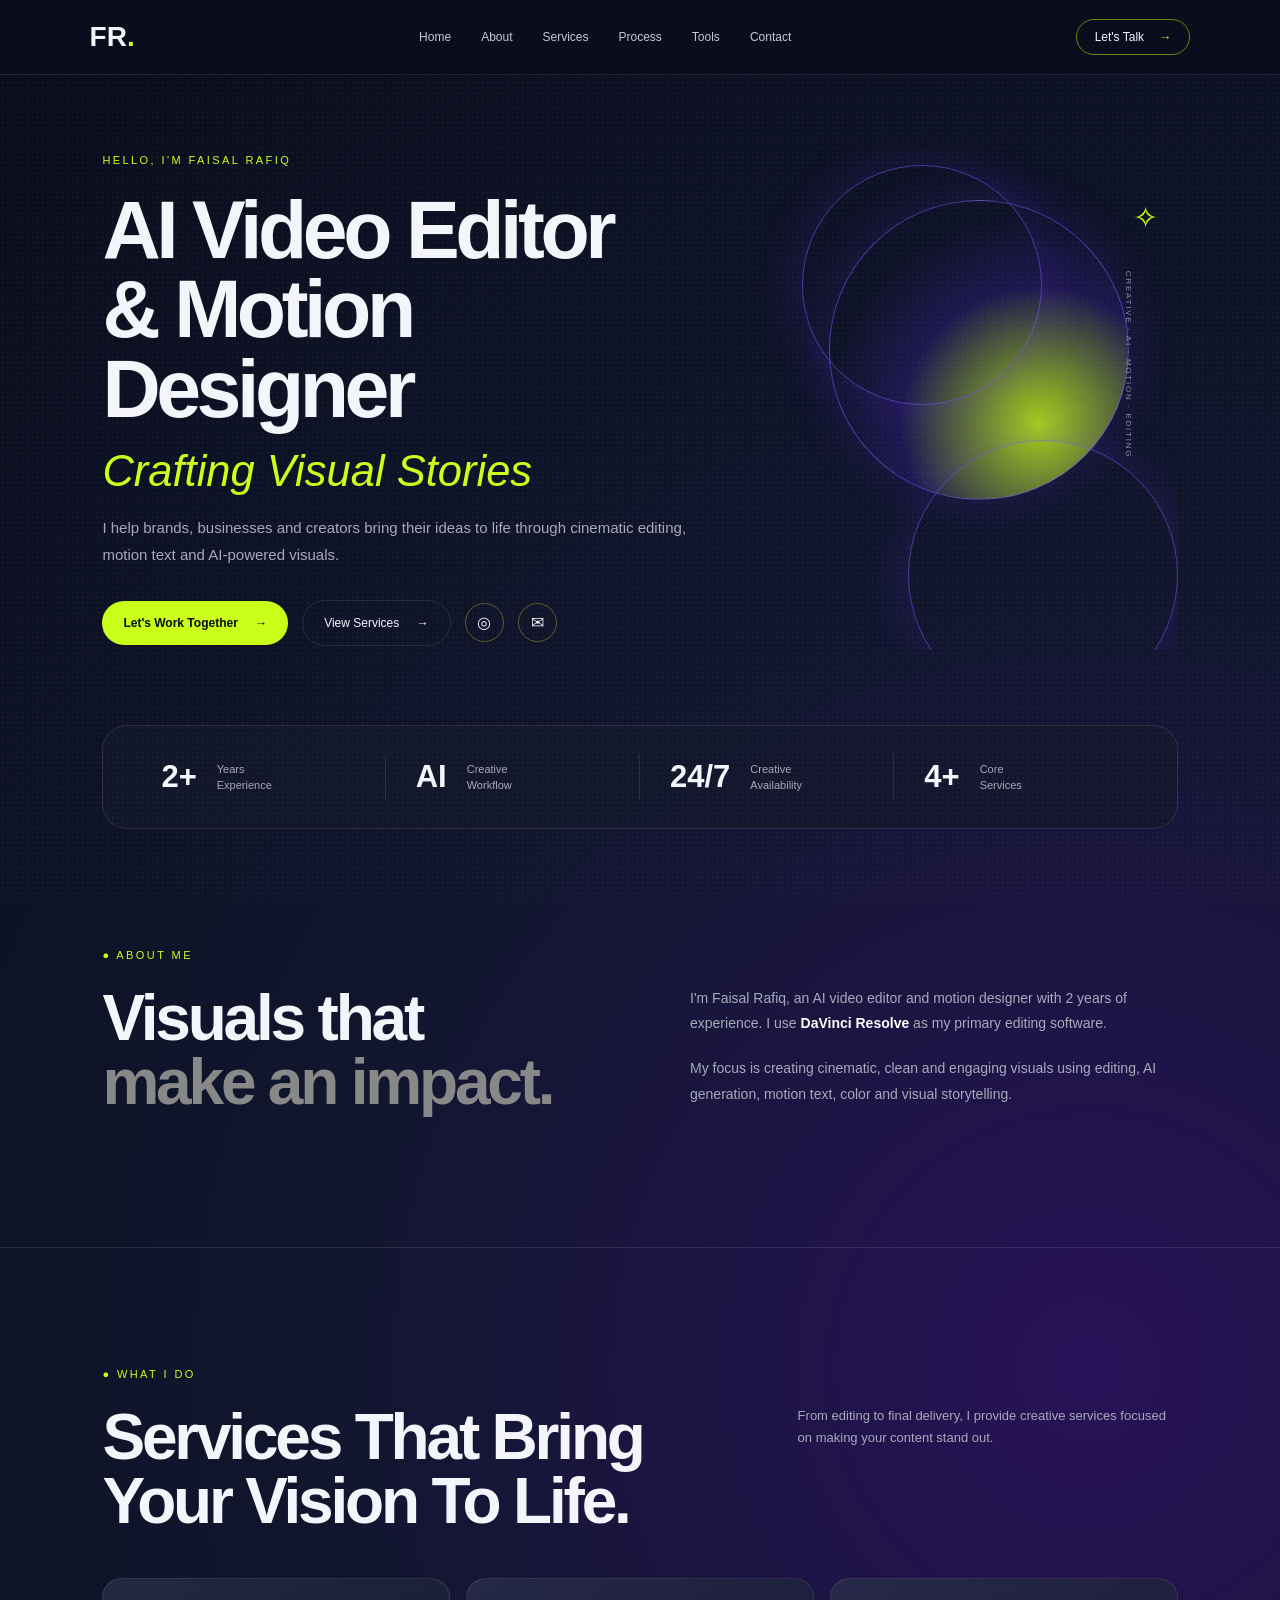
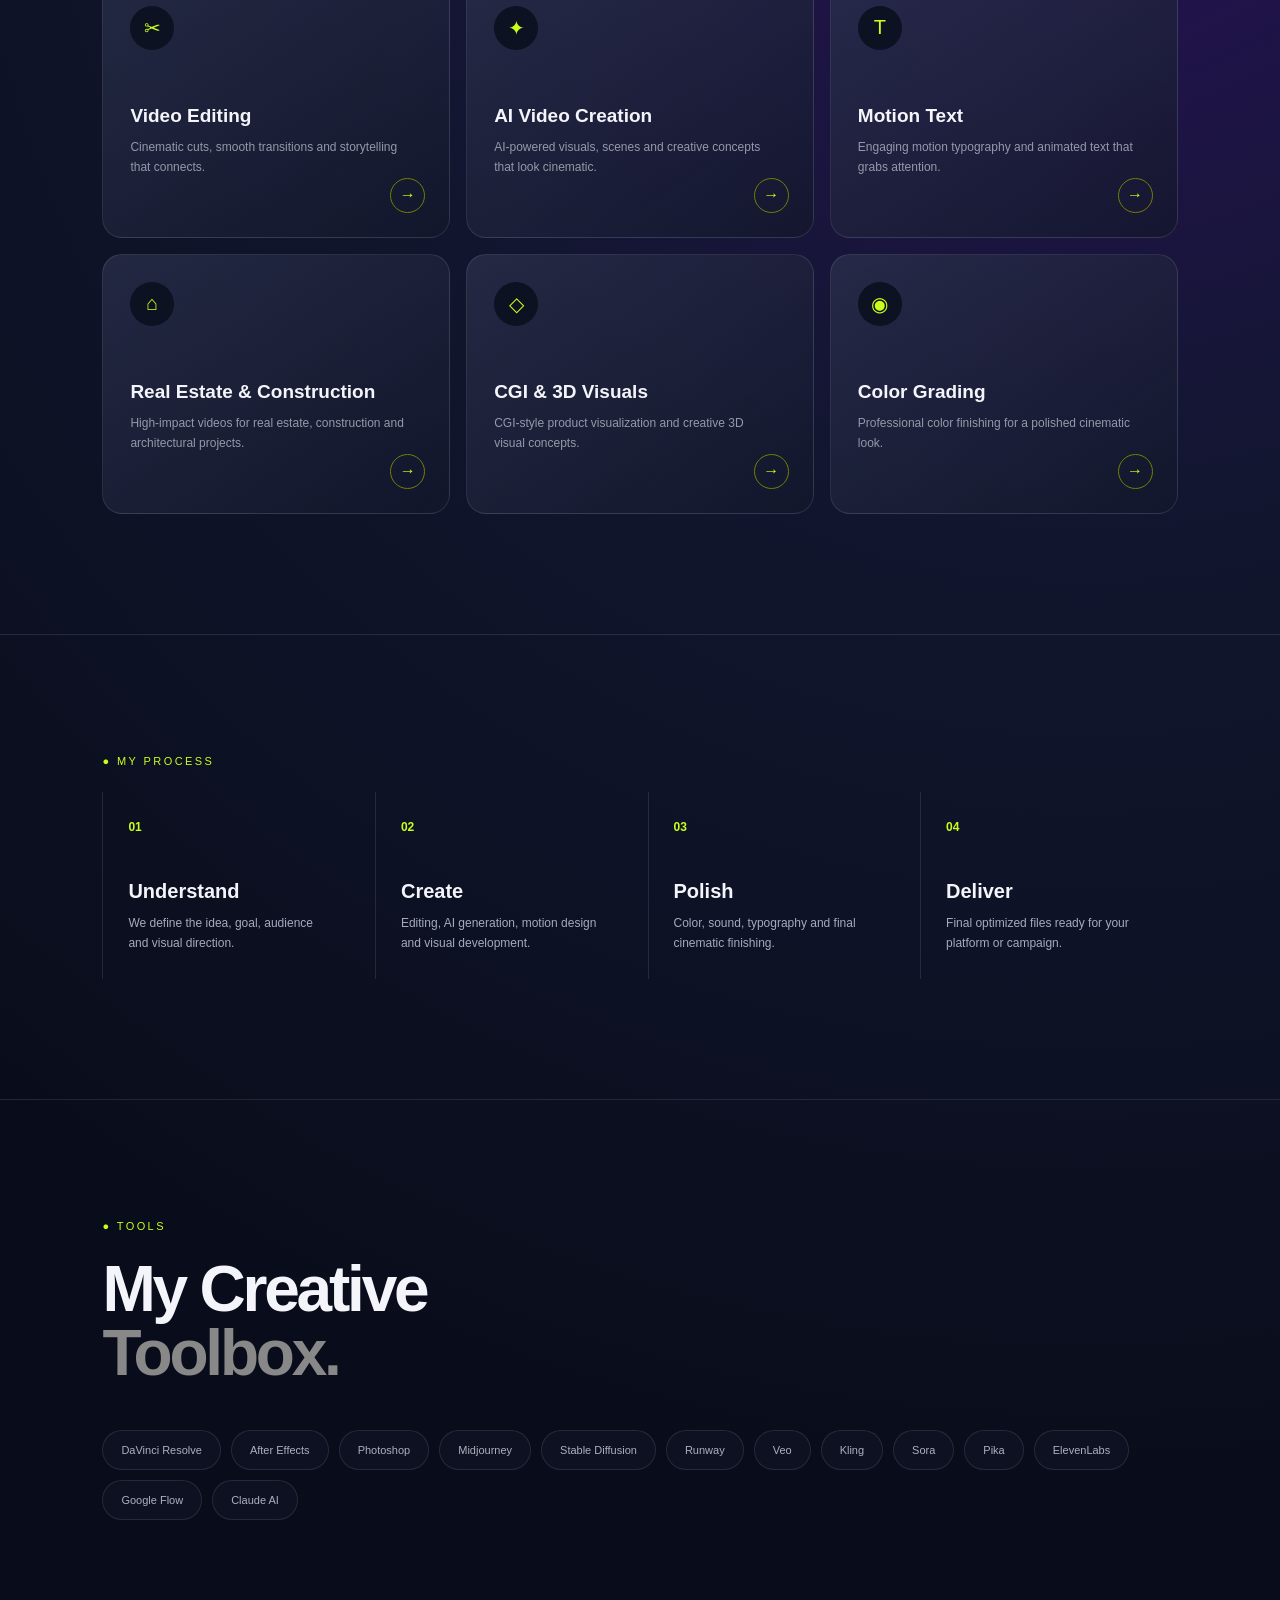
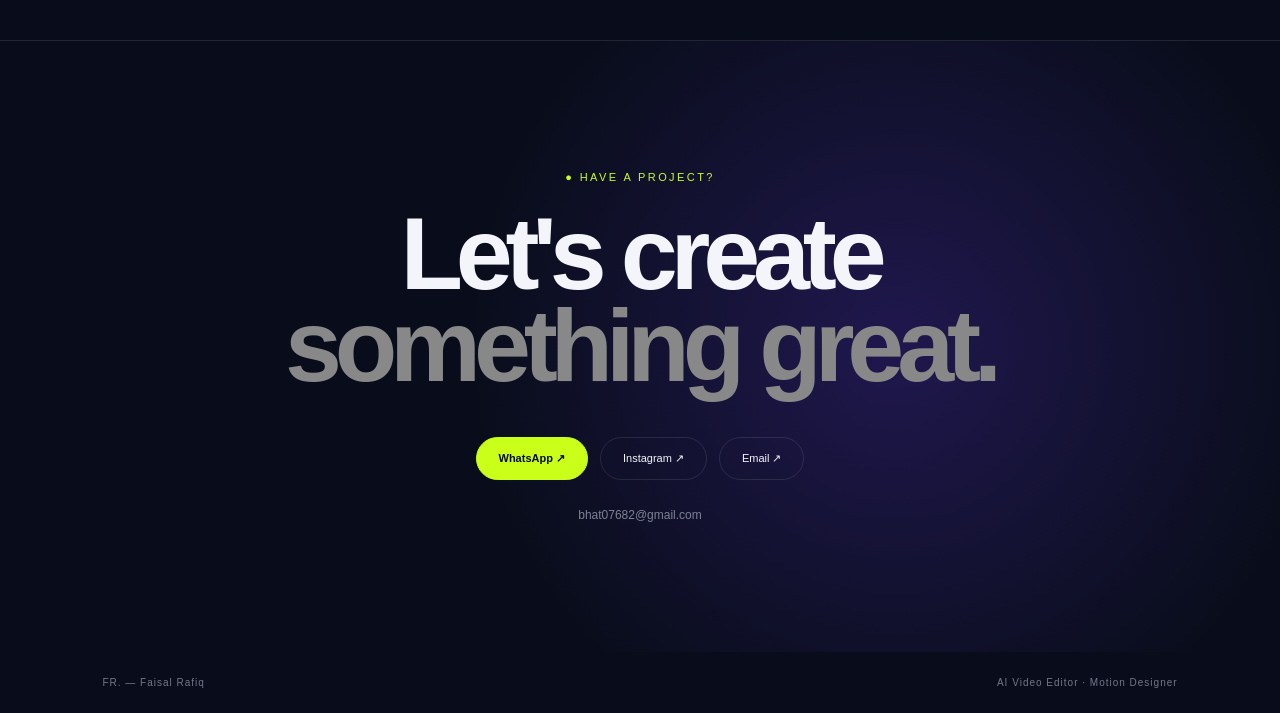
<file: index-fixed.html>
<!DOCTYPE html>
<html lang="en">
<head>
<meta charset="UTF-8">
<meta name="viewport" content="width=device-width, initial-scale=1.0">
<title>Faisal Rafiq — AI Video Editor</title>
<link rel="stylesheet" href="style.css">
</head>
<body>

<header class="nav">
  <a class="logo" href="index.html">FR<span>.</span></a>
  <nav>
    <a href="#home">Home</a>
    <a href="#about">About</a>
    <a href="#services">Services</a>
    <a href="#process">Process</a>
    <a href="#tools">Tools</a>
    <a href="#contact">Contact</a>
  </nav>
  <a class="talk" href="https://wa.me/916006596790" target="_blank" rel="noopener noreferrer">Let's Talk <span>→</span></a>
</header>

<main>
<section class="hero" id="home">
  <div class="hero-copy">
    <div class="eyebrow">HELLO, I'M FAISAL RAFIQ</div>
    <h1>AI Video Editor<br>&amp; Motion Designer</h1>
    <h2>Crafting Visual Stories</h2>
    <p>I help brands, businesses and creators bring their ideas to life through cinematic editing, motion text and AI-powered visuals.</p>
    <div class="actions">
      <a class="primary" href="https://wa.me/916006596790" target="_blank" rel="noopener noreferrer">Let's Work Together <span>→</span></a>
      <a class="secondary" href="#services">View Services <span>→</span></a>
      <a class="circle" href="https://www.instagram.com/the_cineforge_ai/" target="_blank" rel="noopener noreferrer">◎</a>
      <a class="circle" href="mailto:bhat07682@gmail.com">✉</a>
    </div>
  </div>
  <div class="abstract">
    <div class="orb orb1"></div><div class="orb orb2"></div><div class="orb orb3"></div>
    <div class="star">✧</div>
    <div class="side-text">CREATIVE · AI · MOTION · EDITING</div>
  </div>
</section>

<section class="stats">
  <div><b>2+</b><span>Years<br>Experience</span></div>
  <div><b>AI</b><span>Creative<br>Workflow</span></div>
  <div><b>24/7</b><span>Creative<br>Availability</span></div>
  <div><b>4+</b><span>Core<br>Services</span></div>
</section>

<section class="section" id="about">
  <div class="eyebrow">● ABOUT ME</div>
  <div class="two-col">
    <h2>Visuals that<br><em>make an impact.</em></h2>
    <div class="text">
      <p>I'm Faisal Rafiq, an AI video editor and motion designer with 2 years of experience. I use <strong>DaVinci Resolve</strong> as my primary editing software.</p>
      <p>My focus is creating cinematic, clean and engaging visuals using editing, AI generation, motion text, color and visual storytelling.</p>
    </div>
  </div>
</section>

<section class="section" id="services">
  <div class="eyebrow">● WHAT I DO</div>
  <div class="section-heading">
    <h2>Services That Bring<br>Your Vision To Life.</h2>
    <p>From editing to final delivery, I provide creative services focused on making your content stand out.</p>
  </div>

  <div class="cards">
    <a class="card" href="service-editing.html"><i>✂</i><h3>Video Editing</h3><p>Cinematic cuts, smooth transitions and storytelling that connects.</p><span>→</span></a>
    <a class="card" href="service-ai.html"><i>✦</i><h3>AI Video Creation</h3><p>AI-powered visuals, scenes and creative concepts that look cinematic.</p><span>→</span></a>
    <a class="card" href="service-motion.html"><i>T</i><h3>Motion Text</h3><p>Engaging motion typography and animated text that grabs attention.</p><span>→</span></a>
    <a class="card" href="service-realestate.html"><i>⌂</i><h3>Real Estate &amp; Construction</h3><p>High-impact videos for real estate, construction and architectural projects.</p><span>→</span></a>
    <a class="card" href="service-cgi.html"><i>◇</i><h3>CGI &amp; 3D Visuals</h3><p>CGI-style product visualization and creative 3D visual concepts.</p><span>→</span></a>
    <a class="card" href="service-color.html"><i>◉</i><h3>Color Grading</h3><p>Professional color finishing for a polished cinematic look.</p><span>→</span></a>
  </div>
</section>

<section class="section" id="process">
  <div class="eyebrow">● MY PROCESS</div>
  <div class="process">
    <div><b>01</b><h3>Understand</h3><p>We define the idea, goal, audience and visual direction.</p></div>
    <div><b>02</b><h3>Create</h3><p>Editing, AI generation, motion design and visual development.</p></div>
    <div><b>03</b><h3>Polish</h3><p>Color, sound, typography and final cinematic finishing.</p></div>
    <div><b>04</b><h3>Deliver</h3><p>Final optimized files ready for your platform or campaign.</p></div>
  </div>
</section>

<section class="section" id="tools">
  <div class="eyebrow">● TOOLS</div>
  <h2>My Creative<br><em>Toolbox.</em></h2>
  <div class="tools">
    <span>DaVinci Resolve</span><span>After Effects</span><span>Photoshop</span>
    <span>Midjourney</span><span>Stable Diffusion</span><span>Runway</span>
    <span>Veo</span><span>Kling</span><span>Sora</span><span>Pika</span>
    <span>ElevenLabs</span><span>Google Flow</span><span>Claude AI</span>
  </div>
</section>

<section class="contact" id="contact">
  <div class="eyebrow">● HAVE A PROJECT?</div>
  <h2>Let's create<br><em>something great.</em></h2>
  <div class="contact-buttons">
    <a href="https://wa.me/916006596790" target="_blank" rel="noopener noreferrer">WhatsApp ↗</a>
    <a href="https://www.instagram.com/the_cineforge_ai/" target="_blank" rel="noopener noreferrer">Instagram ↗</a>
    <a href="mailto:bhat07682@gmail.com">Email ↗</a>
  </div>
  <p class="email">bhat07682@gmail.com</p>
</section>
</main>

<footer><span>FR. — Faisal Rafiq</span><span>AI Video Editor · Motion Designer</span></footer>
<script src="script.js"></script>
</body>
</html>
</file>
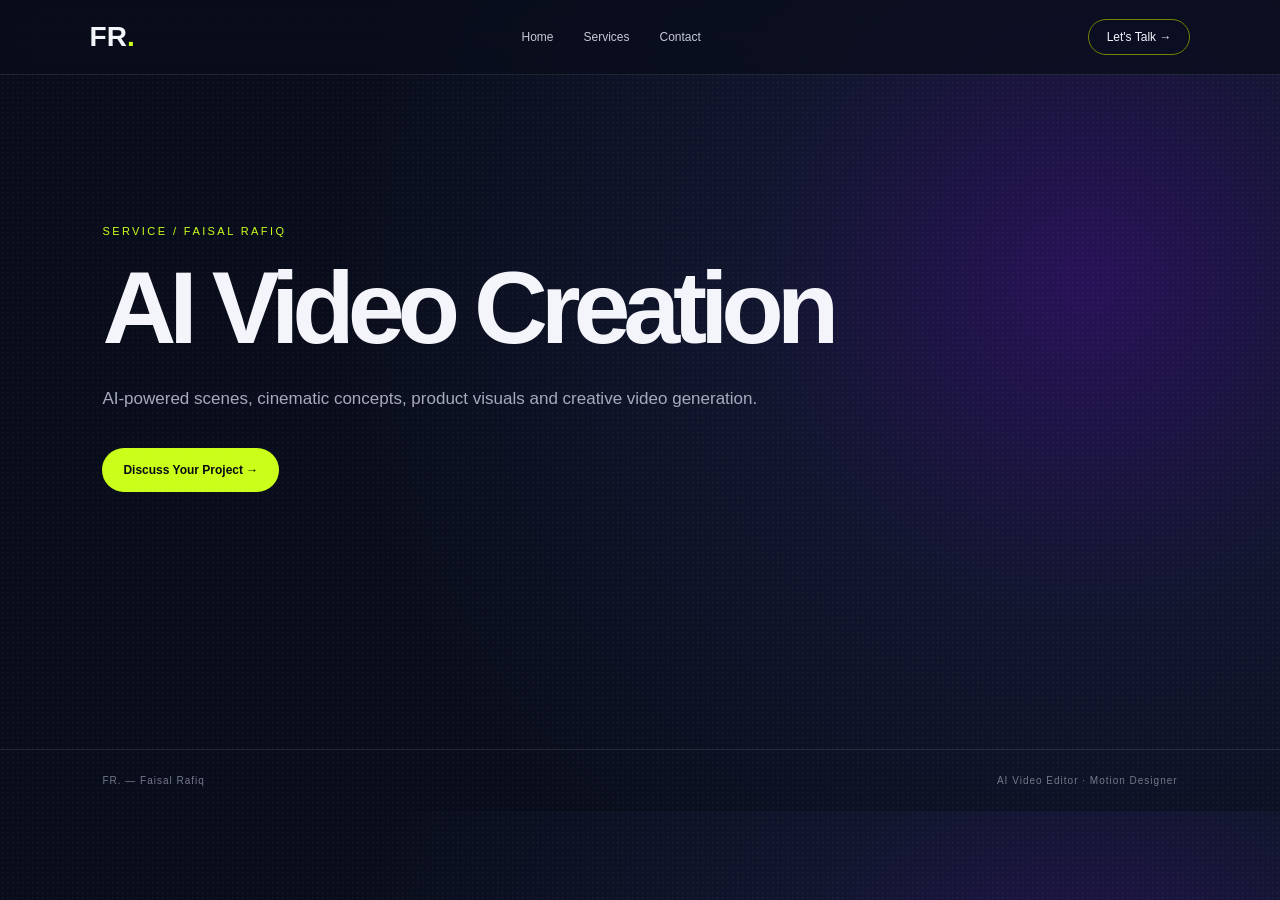
<file: service-ai.html>
<!DOCTYPE html><html lang="en"><head><meta charset="UTF-8"><meta name="viewport" content="width=device-width,initial-scale=1.0"><title>AI Video Creation — Faisal Rafiq</title><link rel="stylesheet" href="style.css"></head><body>
<header class="nav"><a class="logo" href="index.html">FR<span>.</span></a><nav><a href="index.html">Home</a><a href="index.html#services">Services</a><a href="index.html#contact">Contact</a></nav><a class="talk" href="https://wa.me/916006596790">Let's Talk →</a></header>
<section class="section" style="min-height:75vh;padding-top:150px"><div class="eyebrow">SERVICE / FAISAL RAFIQ</div><h1 style="font-size:clamp(55px,8vw,120px);line-height:.9;letter-spacing:-.07em">AI Video Creation</h1><p style="max-width:700px;color:var(--muted);font-size:17px;line-height:1.8;margin-top:30px">AI-powered scenes, cinematic concepts, product visuals and creative video generation.</p><div style="margin-top:45px"><a class="primary" href="https://wa.me/916006596790">Discuss Your Project →</a></div></section>
<footer><span>FR. — Faisal Rafiq</span><span>AI Video Editor · Motion Designer</span></footer></body></html>
</file>
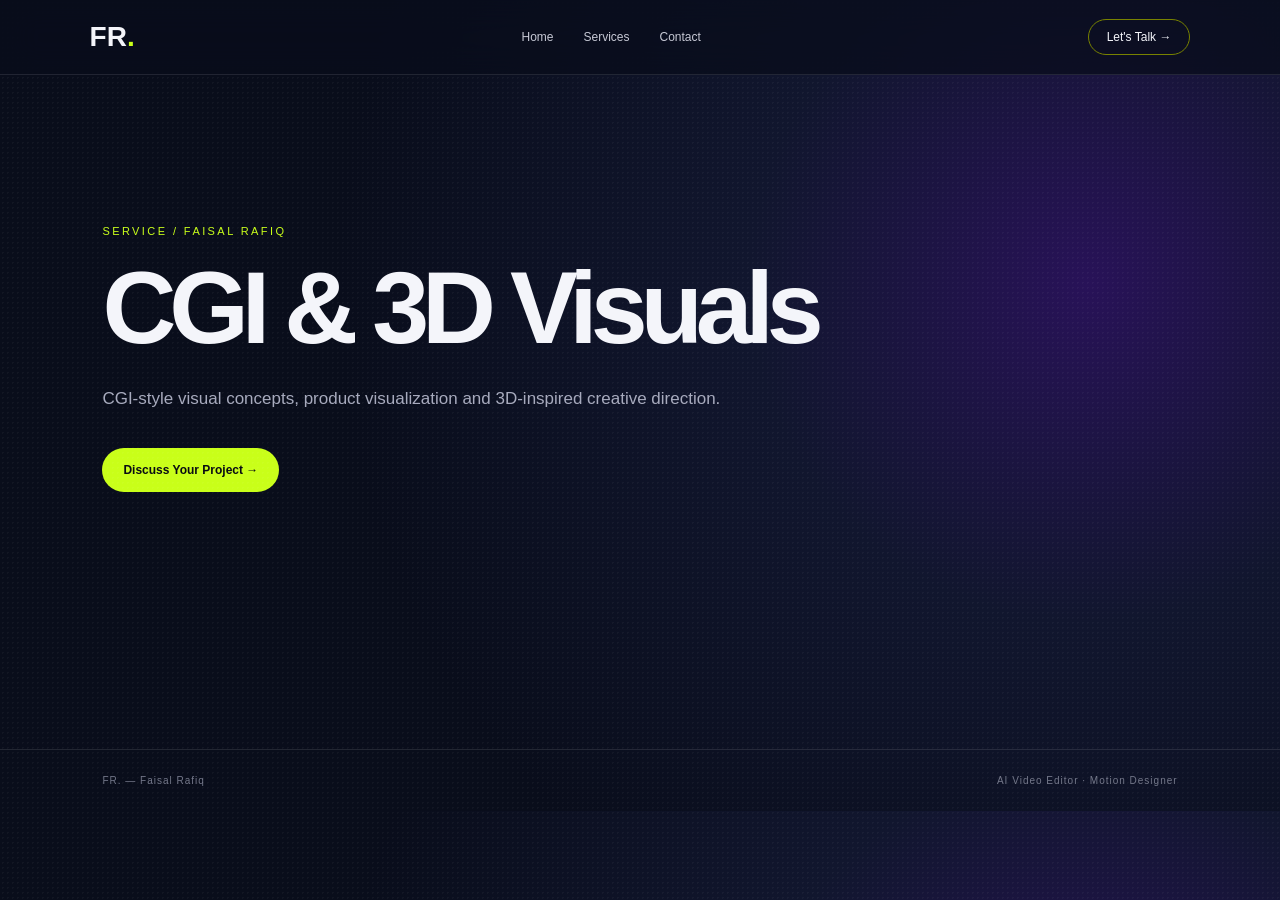
<file: service-cgi.html>
<!DOCTYPE html><html lang="en"><head><meta charset="UTF-8"><meta name="viewport" content="width=device-width,initial-scale=1.0"><title>CGI & 3D Visuals — Faisal Rafiq</title><link rel="stylesheet" href="style.css"></head><body>
<header class="nav"><a class="logo" href="index.html">FR<span>.</span></a><nav><a href="index.html">Home</a><a href="index.html#services">Services</a><a href="index.html#contact">Contact</a></nav><a class="talk" href="https://wa.me/916006596790">Let's Talk →</a></header>
<section class="section" style="min-height:75vh;padding-top:150px"><div class="eyebrow">SERVICE / FAISAL RAFIQ</div><h1 style="font-size:clamp(55px,8vw,120px);line-height:.9;letter-spacing:-.07em">CGI & 3D Visuals</h1><p style="max-width:700px;color:var(--muted);font-size:17px;line-height:1.8;margin-top:30px">CGI-style visual concepts, product visualization and 3D-inspired creative direction.</p><div style="margin-top:45px"><a class="primary" href="https://wa.me/916006596790">Discuss Your Project →</a></div></section>
<footer><span>FR. — Faisal Rafiq</span><span>AI Video Editor · Motion Designer</span></footer></body></html>
</file>
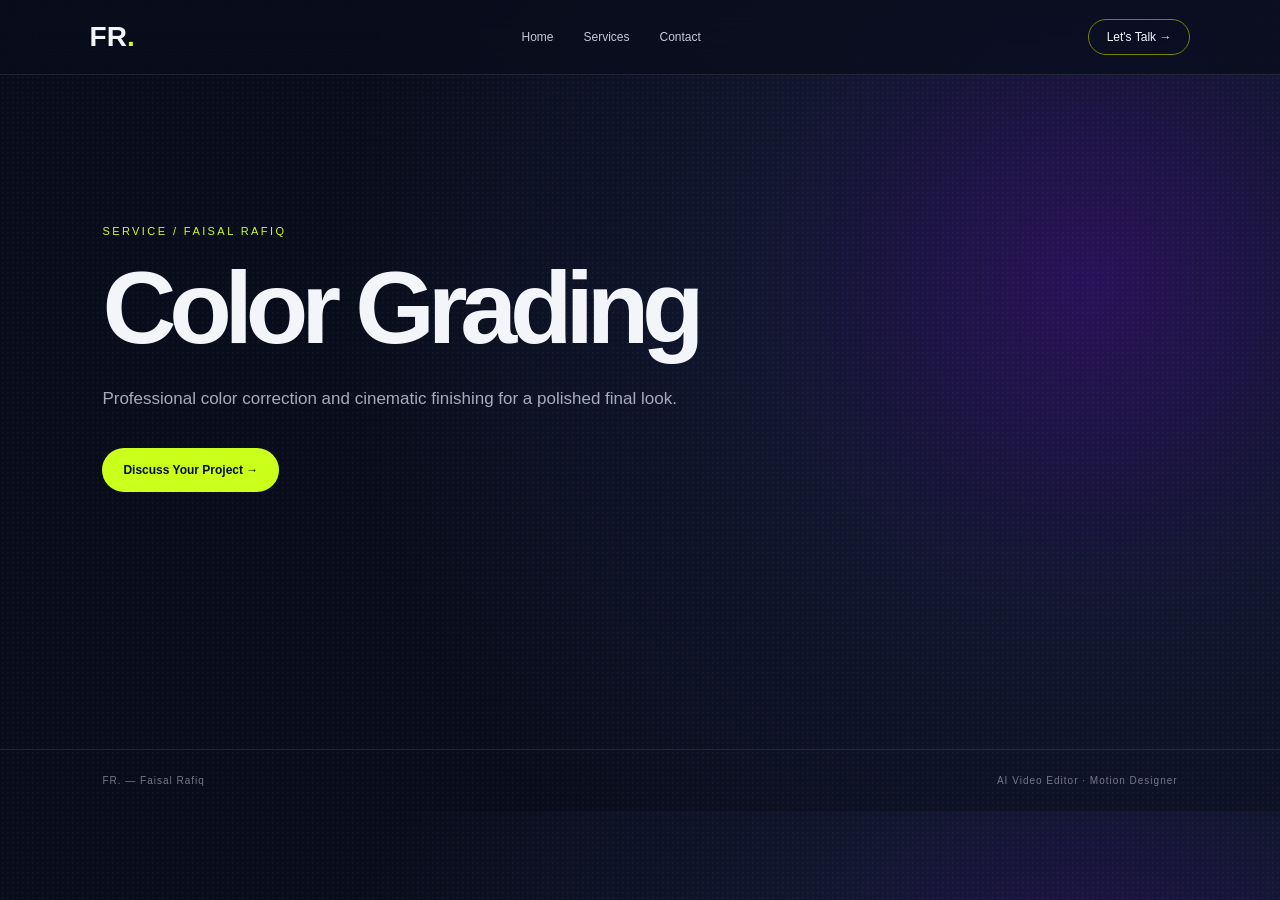
<file: service-color.html>
<!DOCTYPE html><html lang="en"><head><meta charset="UTF-8"><meta name="viewport" content="width=device-width,initial-scale=1.0"><title>Color Grading — Faisal Rafiq</title><link rel="stylesheet" href="style.css"></head><body>
<header class="nav"><a class="logo" href="index.html">FR<span>.</span></a><nav><a href="index.html">Home</a><a href="index.html#services">Services</a><a href="index.html#contact">Contact</a></nav><a class="talk" href="https://wa.me/916006596790">Let's Talk →</a></header>
<section class="section" style="min-height:75vh;padding-top:150px"><div class="eyebrow">SERVICE / FAISAL RAFIQ</div><h1 style="font-size:clamp(55px,8vw,120px);line-height:.9;letter-spacing:-.07em">Color Grading</h1><p style="max-width:700px;color:var(--muted);font-size:17px;line-height:1.8;margin-top:30px">Professional color correction and cinematic finishing for a polished final look.</p><div style="margin-top:45px"><a class="primary" href="https://wa.me/916006596790">Discuss Your Project →</a></div></section>
<footer><span>FR. — Faisal Rafiq</span><span>AI Video Editor · Motion Designer</span></footer></body></html>
</file>
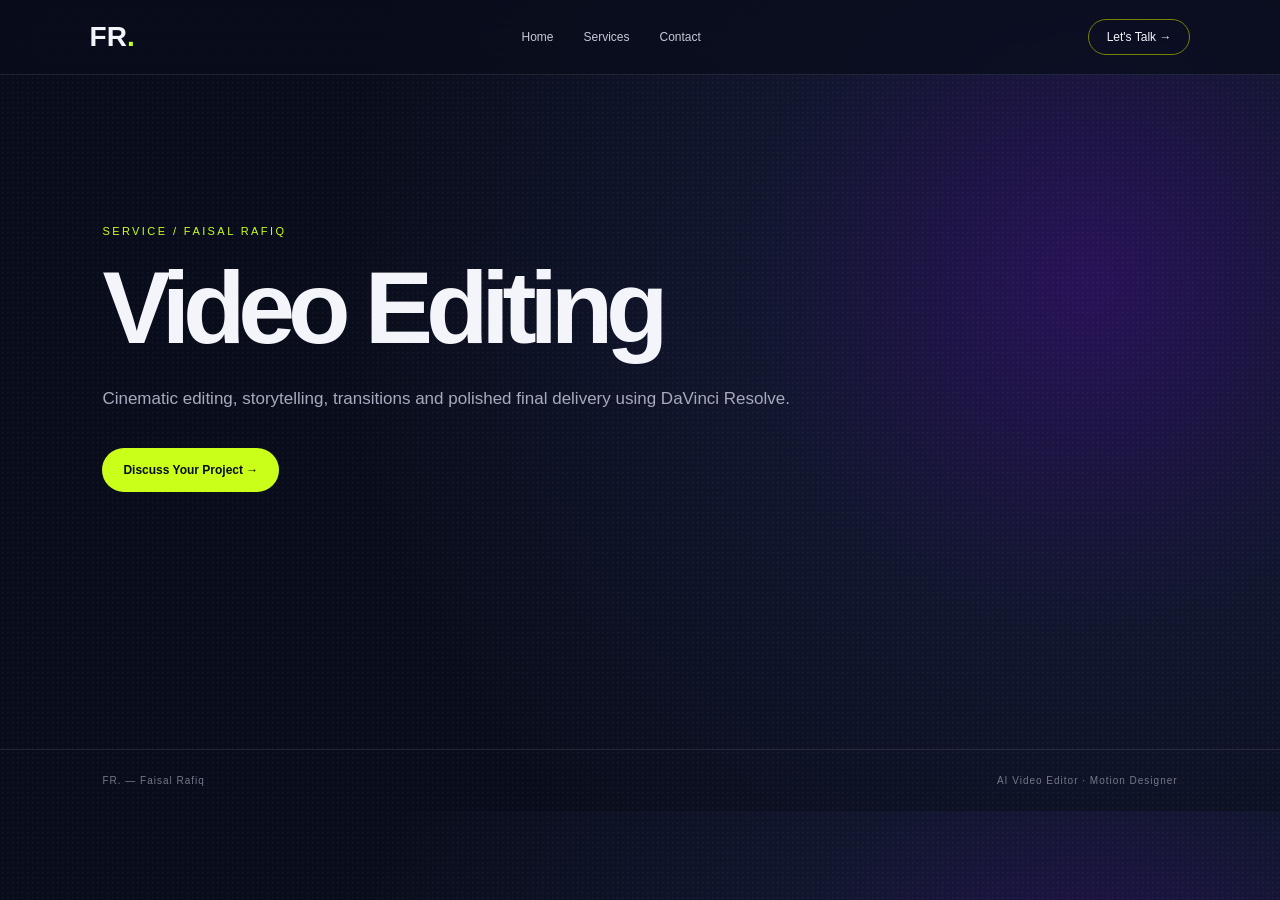
<file: service-editing.html>
<!DOCTYPE html><html lang="en"><head><meta charset="UTF-8"><meta name="viewport" content="width=device-width,initial-scale=1.0"><title>Video Editing — Faisal Rafiq</title><link rel="stylesheet" href="style.css"></head><body>
<header class="nav"><a class="logo" href="index.html">FR<span>.</span></a><nav><a href="index.html">Home</a><a href="index.html#services">Services</a><a href="index.html#contact">Contact</a></nav><a class="talk" href="https://wa.me/916006596790">Let's Talk →</a></header>
<section class="section" style="min-height:75vh;padding-top:150px"><div class="eyebrow">SERVICE / FAISAL RAFIQ</div><h1 style="font-size:clamp(55px,8vw,120px);line-height:.9;letter-spacing:-.07em">Video Editing</h1><p style="max-width:700px;color:var(--muted);font-size:17px;line-height:1.8;margin-top:30px">Cinematic editing, storytelling, transitions and polished final delivery using DaVinci Resolve.</p><div style="margin-top:45px"><a class="primary" href="https://wa.me/916006596790">Discuss Your Project →</a></div></section>
<footer><span>FR. — Faisal Rafiq</span><span>AI Video Editor · Motion Designer</span></footer></body></html>
</file>
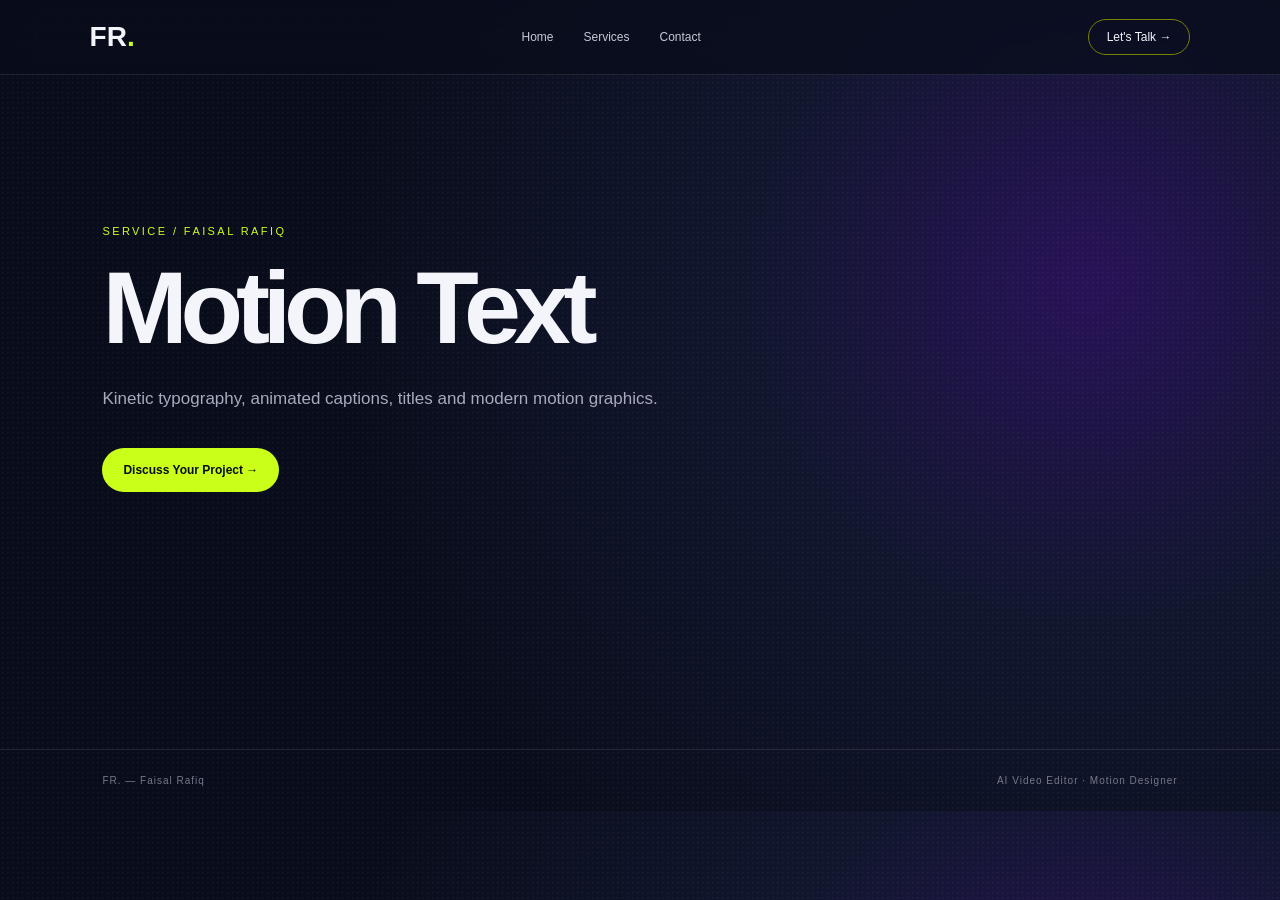
<file: service-motion.html>
<!DOCTYPE html><html lang="en"><head><meta charset="UTF-8"><meta name="viewport" content="width=device-width,initial-scale=1.0"><title>Motion Text — Faisal Rafiq</title><link rel="stylesheet" href="style.css"></head><body>
<header class="nav"><a class="logo" href="index.html">FR<span>.</span></a><nav><a href="index.html">Home</a><a href="index.html#services">Services</a><a href="index.html#contact">Contact</a></nav><a class="talk" href="https://wa.me/916006596790">Let's Talk →</a></header>
<section class="section" style="min-height:75vh;padding-top:150px"><div class="eyebrow">SERVICE / FAISAL RAFIQ</div><h1 style="font-size:clamp(55px,8vw,120px);line-height:.9;letter-spacing:-.07em">Motion Text</h1><p style="max-width:700px;color:var(--muted);font-size:17px;line-height:1.8;margin-top:30px">Kinetic typography, animated captions, titles and modern motion graphics.</p><div style="margin-top:45px"><a class="primary" href="https://wa.me/916006596790">Discuss Your Project →</a></div></section>
<footer><span>FR. — Faisal Rafiq</span><span>AI Video Editor · Motion Designer</span></footer></body></html>
</file>
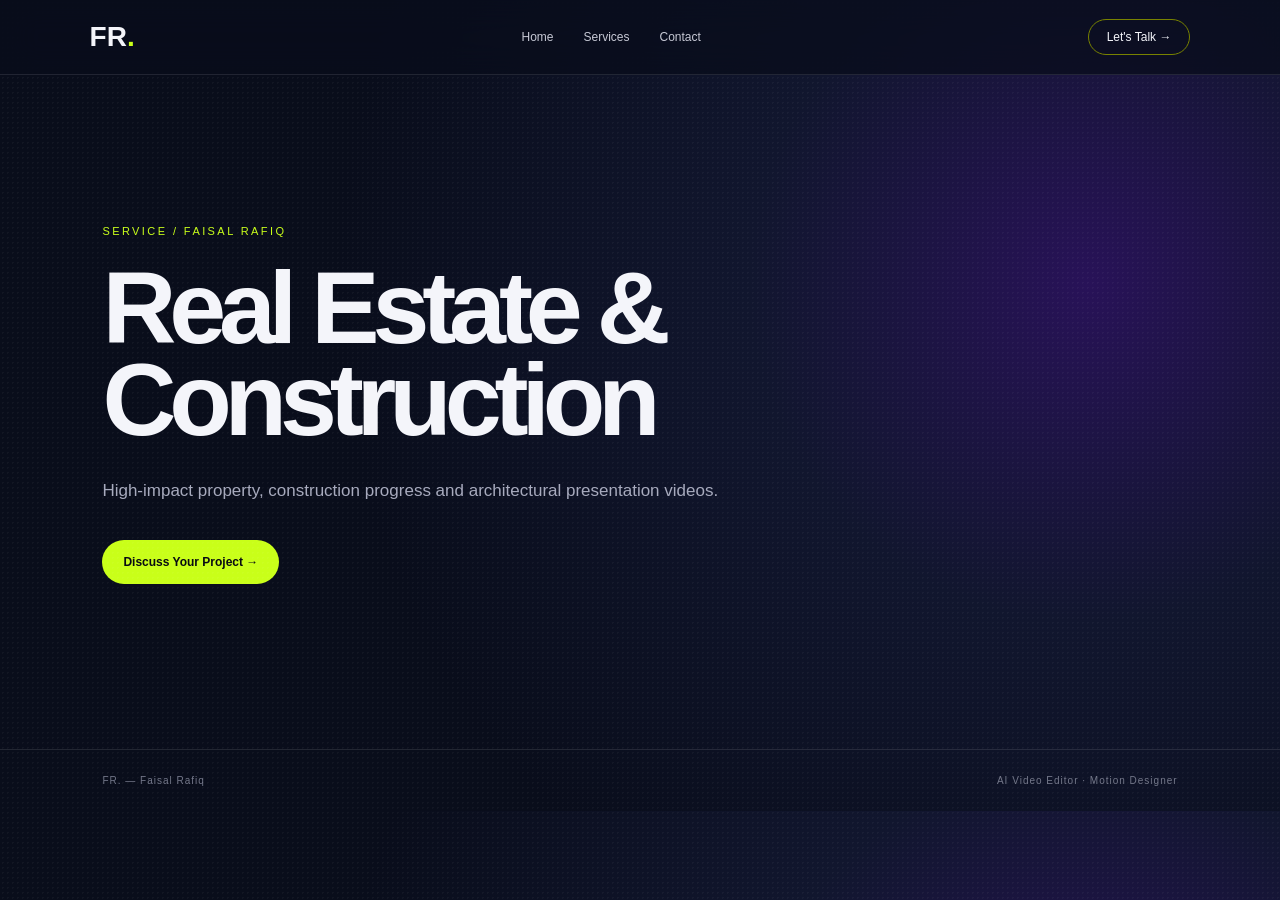
<file: service-realestate.html>
<!DOCTYPE html><html lang="en"><head><meta charset="UTF-8"><meta name="viewport" content="width=device-width,initial-scale=1.0"><title>Real Estate & Construction — Faisal Rafiq</title><link rel="stylesheet" href="style.css"></head><body>
<header class="nav"><a class="logo" href="index.html">FR<span>.</span></a><nav><a href="index.html">Home</a><a href="index.html#services">Services</a><a href="index.html#contact">Contact</a></nav><a class="talk" href="https://wa.me/916006596790">Let's Talk →</a></header>
<section class="section" style="min-height:75vh;padding-top:150px"><div class="eyebrow">SERVICE / FAISAL RAFIQ</div><h1 style="font-size:clamp(55px,8vw,120px);line-height:.9;letter-spacing:-.07em">Real Estate & Construction</h1><p style="max-width:700px;color:var(--muted);font-size:17px;line-height:1.8;margin-top:30px">High-impact property, construction progress and architectural presentation videos.</p><div style="margin-top:45px"><a class="primary" href="https://wa.me/916006596790">Discuss Your Project →</a></div></section>
<footer><span>FR. — Faisal Rafiq</span><span>AI Video Editor · Motion Designer</span></footer></body></html>
</file>
<file: style.css>
:root{
--bg:#090d1b;--bg2:#11142b;--card:rgba(35,40,65,.58);--line:rgba(255,255,255,.10);
--text:#f4f5fa;--muted:#a7aabd;--lime:#c9ff19;--purple:#7040ff;--cyan:#39dfff;
}
*{box-sizing:border-box;margin:0;padding:0}
html{scroll-behavior:smooth}
body{background:radial-gradient(circle at 85% 35%,#281258 0,#11162e 28%,var(--bg) 62%);color:var(--text);font-family:Inter,Arial,sans-serif;overflow-x:hidden}
body:before{content:"";position:fixed;inset:0;pointer-events:none;opacity:.04;background-image:radial-gradient(#fff 1px,transparent 1px);background-size:5px 5px}
a{color:inherit;text-decoration:none}
.nav{height:75px;border-bottom:1px solid var(--line);display:flex;align-items:center;justify-content:space-between;padding:0 7%;position:sticky;top:0;z-index:20;background:rgba(9,13,27,.75);backdrop-filter:blur(18px)}
.logo{font:800 28px "Space Grotesk",Arial}.logo span{color:var(--lime)}
.nav nav{display:flex;gap:30px}.nav nav a{font-size:12px;color:#c7c9d5}.nav nav a:hover{color:var(--lime)}
.talk{border:1px solid #788200;border-radius:30px;padding:10px 18px;font-size:12px}.talk span{color:var(--lime);margin-left:12px}
.hero{min-height:580px;display:grid;grid-template-columns:1.1fr .9fr;align-items:center;padding:75px 8%;position:relative}
.hero-copy{z-index:2}.eyebrow{color:var(--lime);font-size:11px;letter-spacing:.22em;margin-bottom:25px}
.hero h1{font-size:clamp(50px,6.3vw,92px);line-height:.98;letter-spacing:-.055em;font-weight:800}
.hero h2{font-size:clamp(29px,3.4vw,52px);color:var(--lime);font-weight:400;margin:18px 0;font-style:italic}
.hero p{max-width:620px;color:var(--muted);font-size:15px;line-height:1.8}
.actions{display:flex;align-items:center;gap:14px;margin-top:32px}.primary,.secondary{padding:15px 21px;border-radius:30px;font-size:12px}.primary{background:var(--lime);color:#080b12;font-weight:700}.secondary{border:1px solid var(--line)}.primary span,.secondary span{margin-left:14px}.circle{width:39px;height:39px;border:1px solid #586020;border-radius:50%;display:grid;place-items:center}
.abstract{height:500px;position:relative;overflow:hidden}.orb{position:absolute;border:1px solid rgba(122,90,255,.55);border-radius:50%;box-shadow:0 0 50px rgba(111,58,255,.18)}.orb1{width:300px;height:300px;right:10%;top:50px;background:radial-gradient(circle at 70% 75%,rgba(201,255,25,.8),rgba(99,47,255,.18) 45%,transparent 70%)}.orb2{width:240px;height:240px;right:28%;top:15px}.orb3{width:270px;height:270px;right:0;bottom:-60px}.star{position:absolute;right:4%;top:50px;color:var(--lime);font-size:30px}.side-text{position:absolute;right:-45px;top:210px;transform:rotate(90deg);font-size:8px;letter-spacing:.22em;color:#8b8ea4}
.stats{margin:0 8%;border:1px solid var(--line);background:rgba(20,25,43,.65);border-radius:25px;padding:28px;display:grid;grid-template-columns:repeat(4,1fr);gap:0}.stats div{display:flex;align-items:center;gap:20px;padding:5px 30px;border-right:1px solid var(--line)}.stats div:last-child{border:0}.stats b{font-size:31px}.stats span{color:#a6a9b9;font-size:11px;line-height:1.5}
.section{padding:120px 8%;border-bottom:1px solid var(--line)}.two-col{display:grid;grid-template-columns:1fr 1fr;gap:100px}.section h2{font-size:clamp(42px,5vw,72px);line-height:1;letter-spacing:-.05em}.section h2 em,.contact h2 em{color:#888;font-style:normal}.text{max-width:520px}.text p{color:var(--muted);line-height:1.8;font-size:14px;margin-bottom:20px}.text strong{color:white}
.section-heading{display:flex;justify-content:space-between;gap:50px;margin-bottom:45px}.section-heading p{max-width:380px;color:var(--muted);line-height:1.7;font-size:13px}
.cards{display:grid;grid-template-columns:repeat(3,1fr);gap:16px}.card{position:relative;min-height:260px;border:1px solid var(--line);background:linear-gradient(145deg,rgba(43,48,76,.75),rgba(19,23,43,.7));border-radius:20px;padding:27px;transition:.3s}.card:hover{transform:translateY(-7px);border-color:#738500;box-shadow:0 20px 60px rgba(53,37,130,.25)}.card i{font-style:normal;width:44px;height:44px;border-radius:50%;background:#0d1222;display:grid;place-items:center;color:var(--lime);font-size:20px}.card h3{font-size:19px;margin-top:55px}.card p{color:#9699aa;font-size:12px;line-height:1.7;margin-top:10px;max-width:280px}.card>span{position:absolute;right:24px;bottom:24px;width:35px;height:35px;border:1px solid #718000;color:var(--lime);border-radius:50%;display:grid;place-items:center}
.process{display:grid;grid-template-columns:repeat(4,1fr);gap:15px}.process>div{padding:25px;border-left:1px solid var(--line)}.process b{color:var(--lime);font-size:12px}.process h3{margin:45px 0 10px;font-size:20px}.process p{color:var(--muted);font-size:12px;line-height:1.7}
.tools{display:flex;flex-wrap:wrap;gap:10px;margin-top:45px}.tools span{padding:13px 18px;border:1px solid var(--line);border-radius:30px;color:#aeb0bd;font-size:11px;background:rgba(20,24,43,.45)}.tools span:hover{color:var(--lime);border-color:var(--lime)}
.contact{padding:130px 8%;text-align:center;background:radial-gradient(circle at 70% 50%,rgba(100,55,230,.25),transparent 45%)}.contact h2{font-size:clamp(55px,8vw,110px);line-height:.9;letter-spacing:-.07em}.contact-buttons{display:flex;justify-content:center;gap:12px;margin-top:45px}.contact-buttons a{padding:14px 22px;border:1px solid var(--line);border-radius:30px;font-size:11px}.contact-buttons a:first-child{background:var(--lime);color:#080b12;border-color:var(--lime);font-weight:700}.email{margin-top:28px;color:#7e8193;font-size:12px}
footer{display:flex;justify-content:space-between;padding:25px 8%;font-size:10px;color:#737789;letter-spacing:.1em}
@media(max-width:850px){.nav{padding:0 20px}.nav nav{display:none}.hero{grid-template-columns:1fr;padding:70px 7%;min-height:auto}.abstract{height:280px}.stats{margin:0 5%;grid-template-columns:1fr 1fr}.stats div{border-bottom:1px solid var(--line);padding:18px 10px}.stats div:nth-child(2){border-right:0}.stats div:nth-child(3){border-bottom:0}.stats div:nth-child(4){border:0}.section{padding:80px 7%}.two-col,.section-heading{grid-template-columns:1fr;display:grid;gap:35px}.cards{grid-template-columns:1fr}.process{grid-template-columns:1fr 1fr}.process>div{border-bottom:1px solid var(--line)}.contact{padding:90px 7%}.contact-buttons{flex-wrap:wrap}footer{padding:22px 7%;gap:20px;flex-wrap:wrap}}
</file>
